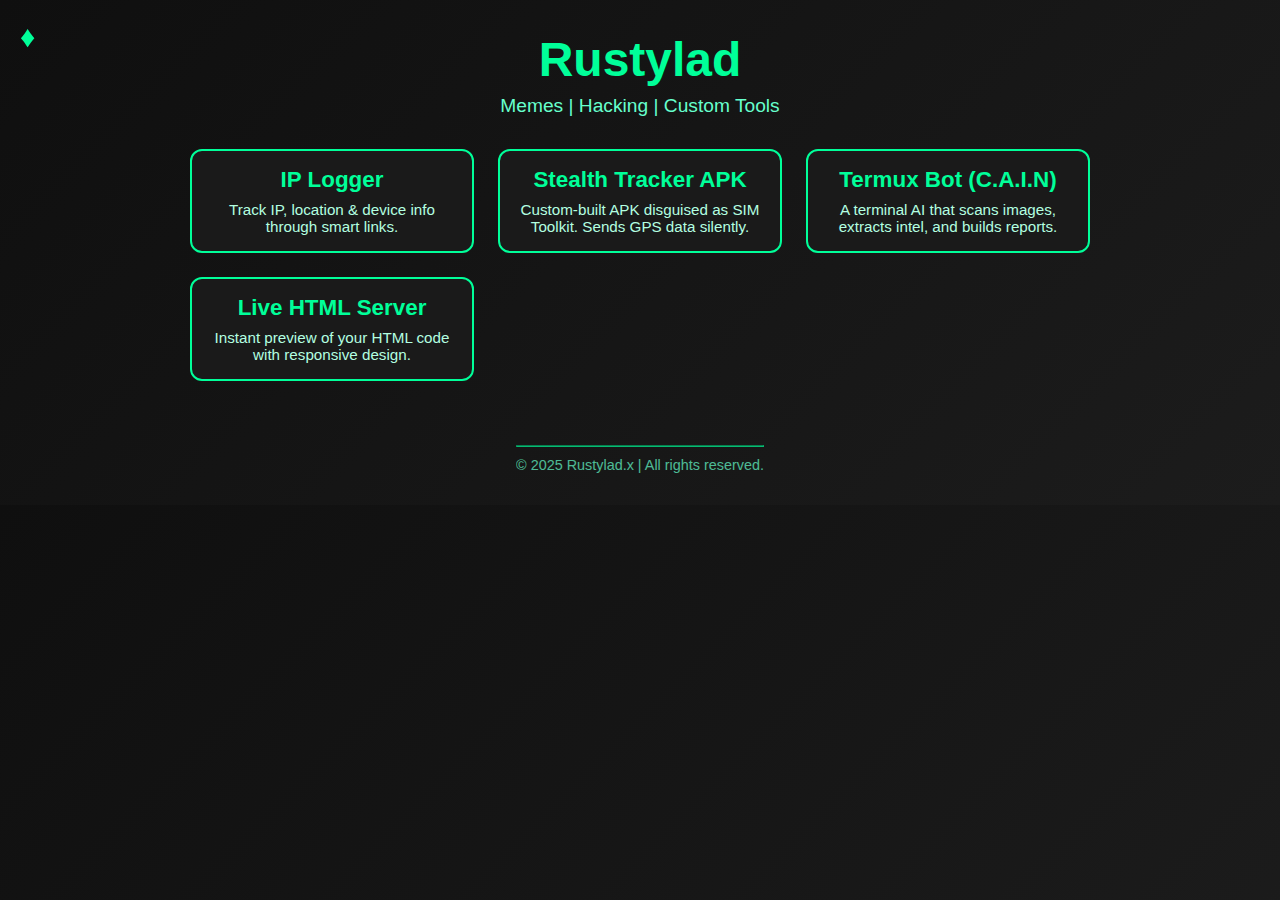
<file: index.html>
<!DOCTYPE html>
<html lang="en">
<head>
  <meta charset="UTF-8" />
  <meta name="viewport" content="width=device-width, initial-scale=1.0"/>
<title>Rustylad.x</title>
  <link rel="icon" href="favicon.ico" type="image/x-icon">
  <style>
    * {
      margin: 0;
      padding: 0;
      box-sizing: border-box;
    }
    body {
      font-family: 'Segoe UI', Tahoma, Geneva, Verdana, sans-serif;
      background: linear-gradient(135deg, #0f0f0f, #1c1c1c);
      color: #00ff99;
      display: flex;
      flex-direction: column;
      align-items: center;
      padding: 2rem;
      user-select: none;
    }
    header {
      text-align: center;
      margin-bottom: 2rem;
      animation: fadeIn 2s ease-out;
    }
    header h1 {
      font-size: 3rem;
    }
    header p {
      margin-top: 0.5rem;
      font-size: 1.2rem;
      color: #66ffcc;
    }
    .tools {
      display: grid;
      grid-template-columns: repeat(auto-fit, minmax(250px, 1fr));
      gap: 1.5rem;
      width: 100%;
      max-width: 900px;
    }
    .tool-card {
      background-color: #1a1a1a;
      padding: 1rem;
      border: 2px solid #00ff99;
      border-radius: 12px;
      text-align: center;
      transition: transform 0.3s, box-shadow 0.3s;
    }
    .tool-card:hover {
      transform: scale(1.05);
      box-shadow: 0 0 20px #00ff99;
    }
    .tool-card h2 {
      font-size: 1.4rem;
      margin-bottom: 0.5rem;
    }
    .tool-card p {
      font-size: 0.95rem;
      color: #b3ffe0;
    }
    @keyframes fadeIn {
      from { opacity: 0; transform: translateY(-20px); }
      to { opacity: 1; transform: translateY(0); }
    }

    /* Sidebar Menu */
    .sidebar {
      position: fixed;
      top: 0;
      left: -250px;
      width: 250px;
      height: 100%;
      background-color: #111;
      border-right: 2px solid #00ff99;
      transition: 0.3s;
      padding-top: 60px;
      z-index: 1000;
    }
    .sidebar a {
      padding: 15px 25px;
      text-decoration: none;
      font-size: 18px;
      color: #66ffcc;
      display: block;
      transition: 0.2s;
    }
    .sidebar a:hover {
      background-color: #1a1a1a;
      color: #00ff99;
    }
    .openbtn {
      position: fixed;
      top: 20px;
      left: 20px;
      font-size: 30px;
      background-color: transparent;
      color: #00ff99;
      border: none;
      cursor: pointer;
      z-index: 1100;
    }
    .openbtn:focus {
      outline: none;
    }

    @media (max-width: 600px) {
      header h1 {
        font-size: 2rem;
      }
      .tool-card h2 {
        font-size: 1.2rem;
      }
    }
  </style>
  <script>
    // Copy Protection
    document.addEventListener('contextmenu', e => e.preventDefault());
    document.addEventListener('keydown', e => {
      if (e.ctrlKey && (e.key === 'u' || e.key === 'c' || e.key === 's')) {
        e.preventDefault();
      }
    });

    // Sidebar toggle
    function toggleSidebar() {
      const sidebar = document.getElementById("mySidebar");
      if (sidebar.style.left === "0px") {
        sidebar.style.left = "-250px";
      } else {
        sidebar.style.left = "0px";
      }
    }
  </script>
</head>
<body>

  <!-- Menu Button -->
  <button class="openbtn" onclick="toggleSidebar()">♦</button>

  <!-- Sidebar Menu -->
  <div id="mySidebar" class="sidebar">
    <a href="#">Home</a>
    <a href="projects.html">Projects</a>
    <a href="about.html">About</a>
    <a href="contact.html">Contact</a>
  </div>

  <header>
    <h1> Rustylad </h1>
    <p>Memes | Hacking | Custom Tools</p>
  </header>

  <section class="tools">
    <div class="tool-card">
      <h2>IP Logger</h2>
      <p>Track IP, location & device info through smart links.</p>
    </div>
    <div class="tool-card">
      <h2>Stealth Tracker APK</h2>
      <p>Custom-built APK disguised as SIM Toolkit. Sends GPS data silently.</p>
    </div>
    <div class="tool-card">
      <h2>Termux Bot (C.A.I.N)</h2>
      <p>A terminal AI that scans images, extracts intel, and builds reports.</p>
    </div>
    <div class="tool-card">
      <h2>Live HTML Server</h2>
      <p>Instant preview of your HTML code with responsive design.</p>
    </div>
  </section>
<footer style="margin-top: 4rem; text-align: center; color: #66ffcc; font-size: 0.9rem; opacity: 0.7;">
    <hr style="border-color: #00ff99; margin-bottom: 10px;">
    <p>&copy; 2025 Rustylad.x | All rights reserved.</p>
  </footer>
</body>
</html>
</file>
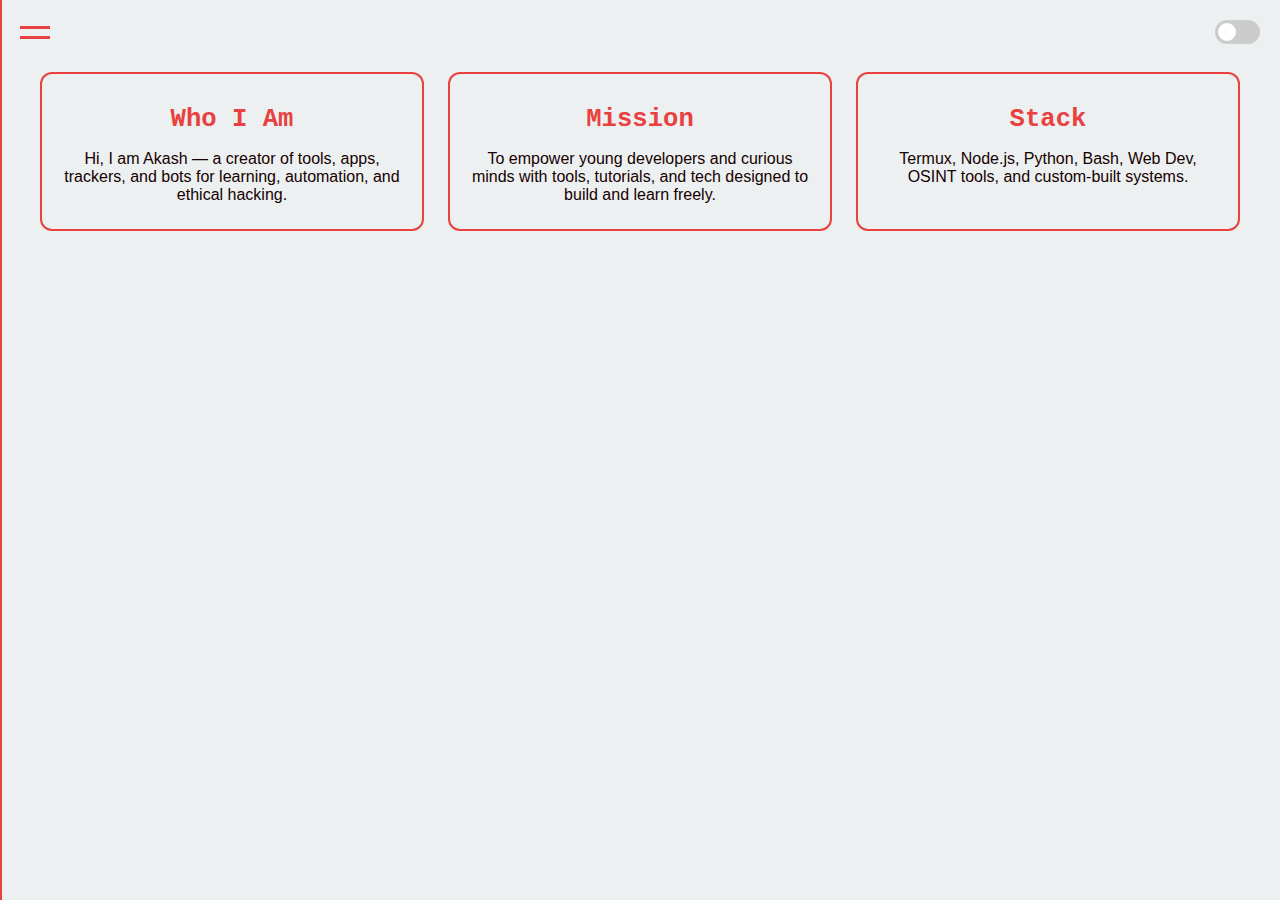
<file: about.html>
<!DOCTYPE html>
<html lang="en">
<head>
  <meta charset="UTF-8" />
  <meta name="viewport" content="width=device-width, initial-scale=1.0"/>
  <title>About | Rustylad</title>
  <link rel="icon" href="favicon.ico" />
  <link rel="stylesheet" href="style.css" />
</head>
<body>

 <!-- Menu Icon -->
<div class="menu-icon" onclick="toggleSidebar(this)">
  <div class="menu-line"></div>
  <div class="menu-line"></div>
</div>
<a href="index.html" id="xiper-text">i p e r</a>


  <!-- Dark Mode Toggle -->
  <div class="theme-toggle-wrapper">
    <label class="switch">
  <input type="checkbox" id="themeToggle">
  <span class="slider"></span>
    </label>
  </div>

  <!-- Sidebar -->
  <div id="mySidebar" class="sidebar">
    <a href="index.html">Home</a>
    <a href="projects.html">Projects</a>
    <a href="about.html">About</a>
    <a href="contact.html">Contact</a>
  </div>

  <!-- Overlay -->
  <div id="overlay" class="overlay" onclick="closeSidebar()"></div>

  <!-- Header -->
  <header>     
      
      
      
  </header>

  <!-- About Content -->
  <section class="tools">
    <div class="tool-card">
      <h2>Who I Am</h2>
      <p> Hi, I am Akash — a creator of tools, apps, trackers, and bots for learning, automation, and ethical hacking.</p>
    </div>
    <div class="tool-card">
      <h2>Mission</h2>
      <p>To empower young developers and curious minds with tools, tutorials, and tech designed to build and learn freely.</p>
    </div>
    <div class="tool-card">
      <h2>Stack</h2>
      <p>Termux, Node.js, Python, Bash, Web Dev, OSINT tools, and custom-built systems.</p>
    </div>
  </section>

  <!-- Script -->
  <script>
  const themeToggle = document.getElementById("themeToggle");
  const sidebar = document.getElementById("mySidebar");
  const overlay = document.getElementById("overlay");
  const menuIcon = document.querySelector(".menu-icon");

  // Load theme on page load
  document.addEventListener("DOMContentLoaded", () => {
    const savedTheme = localStorage.getItem("theme");
    if (savedTheme === "dark") {
      document.body.classList.add("dark-mode");
      if (themeToggle) themeToggle.checked = true;
    }

    // Disable right-click and copy
    document.addEventListener("contextmenu", e => e.preventDefault());
    document.addEventListener("copy", e => e.preventDefault());
    document.addEventListener("selectstart", e => e.preventDefault());
  });

  // Toggle theme and save preference
  if (themeToggle) {
    themeToggle.addEventListener("change", () => {
      if (themeToggle.checked) {
        document.body.classList.add("dark-mode");
        localStorage.setItem("theme", "dark");
      } else {
        document.body.classList.remove("dark-mode");
        localStorage.setItem("theme", "light");
      }
    });
  }

  // Sidebar controls
  function toggleSidebar(icon) {
    const isOpen = sidebar.style.left === "0px";
    sidebar.style.left = isOpen ? "-50%" : "0px";
    overlay.classList.toggle("active", !isOpen);
    icon.classList.toggle("open", !isOpen);
  }

  function closeSidebar() {
    sidebar.style.left = "-50%";
    overlay.classList.remove("active");
    if (menuIcon) menuIcon.classList.remove("open");
  }
  </script>
  
</body>
  </html>
</file>
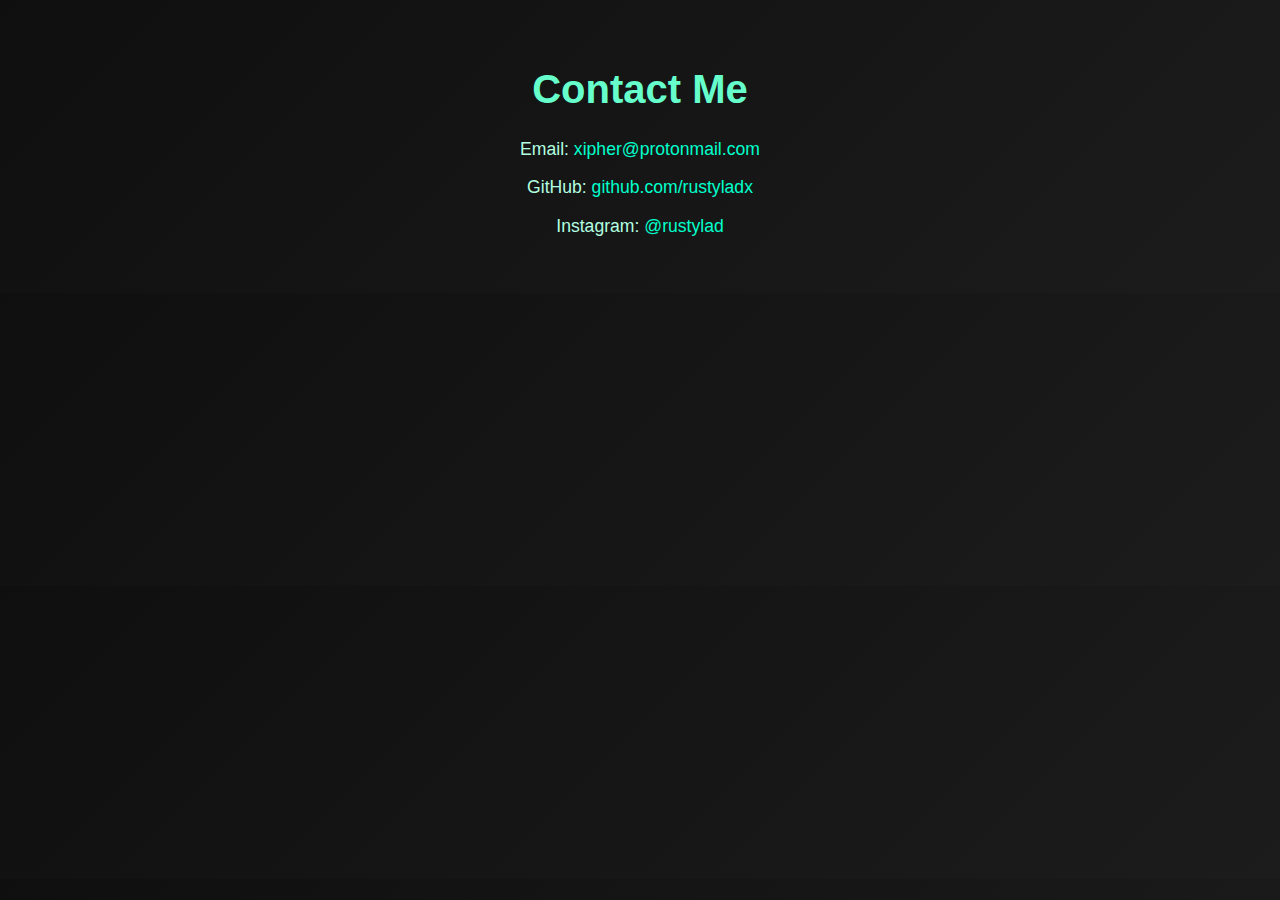
<file: contact.html>
<!DOCTYPE html>
<html lang="en">
<head>
  <meta charset="UTF-8" />
  <meta name="viewport" content="width=device-width, initial-scale=1.0"/>
  <title>Contact - Rustylad</title>
  <link rel="icon" href="favicon.ico" type="image/x-icon">
  <style>
    body {
      background: linear-gradient(135deg, #0f0f0f, #1c1c1c);
      color: #00ff99;
      font-family: 'Segoe UI', Tahoma, Geneva, Verdana, sans-serif;
      padding: 2rem;
      text-align: center;
    }
    h1 {
      font-size: 2.5rem;
      color: #66ffcc;
    }
    p {
      font-size: 1.1rem;
      color: #b3ffe0;
      margin-bottom: 1rem;
    }
    a {
      color: #00ffcc;
      text-decoration: none;
    }
    a:hover {
      text-decoration: underline;
    }
  </style>
</head>
<body>
  <h1>Contact Me</h1>
  <p>Email: <a href="mailto:xipher@protonmail.com">xipher@protonmail.com</a></p>
  <p>GitHub: <a href="https://github.com/rustyladx" target="_blank">github.com/rustyladx</a></p>
  <p>Instagram: <a href="https://instagram.com/rustylad" target="_blank">@rustylad</a></p>
</body>
</html>
</file>
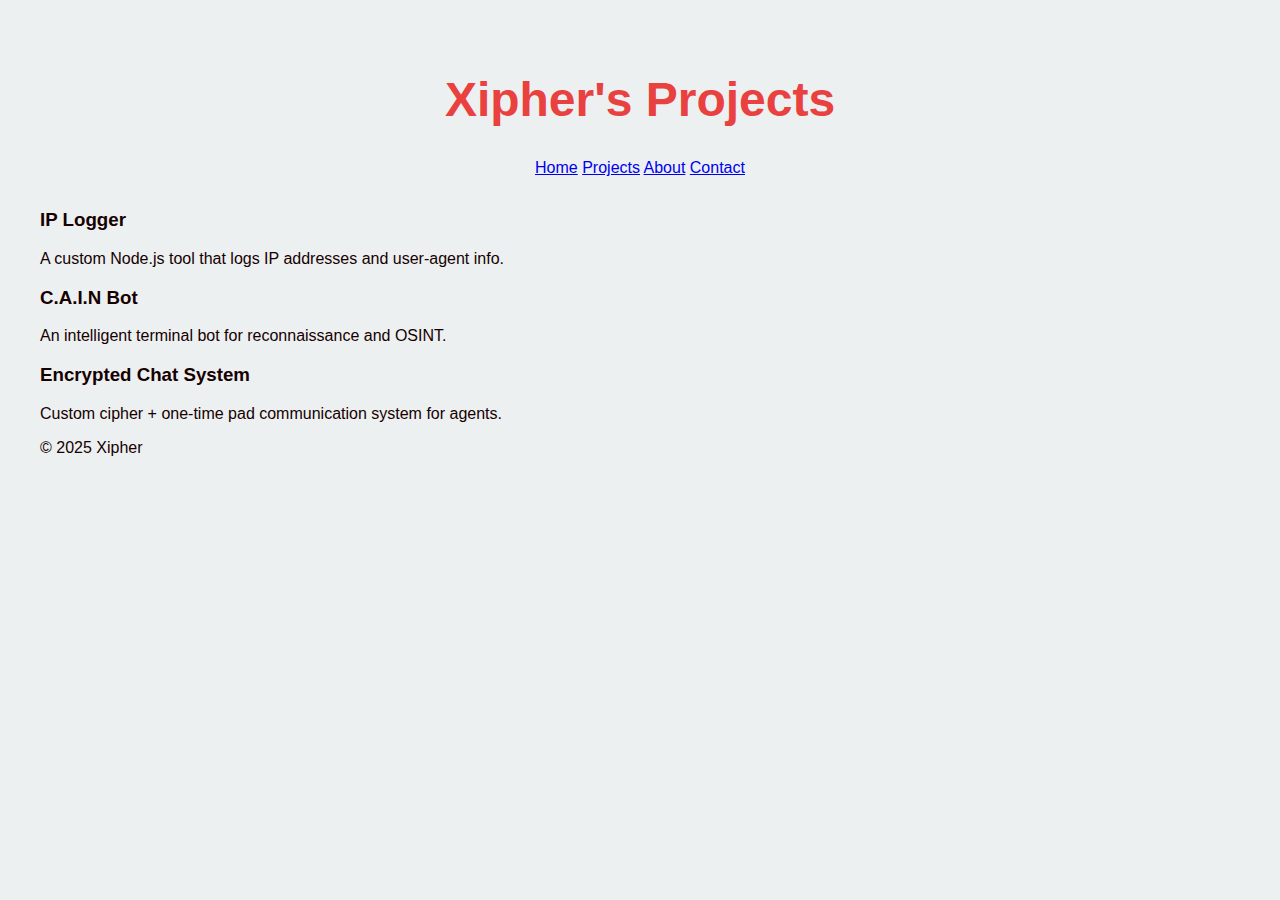
<file: projects.html>
<!DOCTYPE html>
<html lang="en">
<head>
  <meta charset="UTF-8">
  <title>Projects - Xipher</title>
  <link rel="stylesheet" href="style.css">
</head>
<body>
  <header>
    <h1>Xipher's Projects</h1>
    <nav>
      <a href="index.html">Home</a>
      <a href="projects.html">Projects</a>
      <a href="about.html">About</a>
      <a href="contact.html">Contact</a>
    </nav>
  </header>

  <main>
    <section class="projects">
      <div class="project-card">
        <h3>IP Logger</h3>
        <p>A custom Node.js tool that logs IP addresses and user-agent info.</p>
      </div>
      <div class="project-card">
        <h3>C.A.I.N Bot</h3>
        <p>An intelligent terminal bot for reconnaissance and OSINT.</p>
      </div>
      <div class="project-card">
        <h3>Encrypted Chat System</h3>
        <p>Custom cipher + one-time pad communication system for agents.</p>
      </div>
    </section>
  </main>

  <footer>
    <p>&copy; 2025 Xipher</p>
  </footer>
</body>
</html>
</file>
<file: style.css>
:root {
      --primary-color: #e94040;
      --secondary-color: #170000;
      --background-color: #ecf0f1;
      --text-color: #170000;
      --highlight-color: #dc2e2e;
      --font-family: 'Montserrat', sans-serif;
      --text-color2: #e8e8e8;
    }

    body {
      font-family: var(--font-family);
      background: var(--background-color);
      color: var(--text-color);
      overflow-x: hidden;
      padding: 2rem;
      transition: background 0.3s, color 0.3s;
    }

    body.dark-mode {
      background: #0e0101;
      color: var(--text-color2);
    }

    /* Blur overlay */
    #overlay {
      position: fixed;
      top: 0;
      left: 0;
      width: 100%;
      height: 100%;
      backdrop-filter: blur(5px);
      background: rgba(0, 0, 0, 0.2);
      z-index: 900;
      opacity: 0;
      pointer-events: none;
      transition: opacity 0.3s ease;
    }

    #overlay.active {
      opacity: 1;
      pointer-events: auto;
    }

    /* Sidebar styles */
    .sidebar {
      position: fixed;
      top: 0;
      left: -50%;
      width: 50%;
      height: 100%;
      background-color: var(--background-color); /* matches theme */
      border-right: 2px solid var(--primary-color);
      transition: left 0.4s ease;
      padding-top: 60px;
      z-index: 1000;
    }

    body.dark-mode .sidebar {
      background-color: #0c0c0c;
      border-color: var(--highlight-color);
    }

    .sidebar a {
      padding: 15px 25px;
      text-decoration: none;
      font-size: 18px;
      color: var(--primary-color);
      display: block;
      transition: 0.2s;
    }

    body.dark-mode .sidebar a {
      color: var(--text-color2);
    }

    .sidebar a:hover {
      background-color: var(--highlight-color);
      color: var(--background-color);
    }

    body.dark-mode .sidebar a:hover {
      background-color: var(--primary-color);
      color: #000;
    }

    .theme-toggle-wrapper {
      position: fixed;
      top: 20px;
      right: 20px;
      z-index: 1100;
    }

    .switch {
      position: relative;
      display: inline-block;
      width: 45px;
      height: 24px;
    }

    .switch input {
      opacity: 0;
      width: 0;
      height: 0;
    }

    .slider {
      position: absolute;
      cursor: pointer;
      top: 0;
      left: 0;
      right: 0;
      bottom: 0;
      background-color: #ccc;
      transition: 0.4s;
      border-radius: 34px;
    }

    .slider:before {
      position: absolute;
      content: "";
      height: 18px;
      width: 18px;
      left: 3px;
      bottom: 3px;
      background-color: white;
      transition: 0.4s;
      border-radius: 50%;
    }

    input:checked + .slider {
      background-color: var(--primary-color);
    }

    input:checked + .slider:before {
      transform: translateX(21px);
    }

    .menu-icon {
      position: fixed;
      top: 20px;
      left: 20px;
      width: 30px;
      height: 25px;
      z-index: 1100;
      cursor: pointer;
    }

    .menu-line {
      width: 100%;
      height: 3px;
      background-color: var(--primary-color);
      position: absolute;
      left: 0;
      transition: 0.4s;
    }

    .menu-line:first-child {
      top: 6px;
    }

    .menu-line:last-child {
      top: 16px;
    }

    .menu-icon.open .menu-line:first-child {
      transform: rotate(45deg);
      top: 11px;
    }

    .menu-icon.open .menu-line:last-child {
      transform: rotate(-45deg);
      top: 11px;
    }

    header {
      text-align: center;
      margin-bottom: 2rem;
      animation: fadeIn 2s ease-out;
    }

    header h1 {
      font-family: "montserrat", sans-serif;
      font-weight: 900;
      font-size: 3rem;
      color: var(--primary-color);
      animation: glowZoom 3s ease-in-out infinite;
    }

    #typed-text {
      display: inline;
      text-align: center;
      margin-top: 0.1rem;
      font-size: 1rem;
      color: var(--text-color);
    }

    body.dark-mode #typed-text {
      color: var(--text-color2);
    }

    .tools {
      display: grid;
      grid-template-columns: repeat(auto-fit, minmax(250px, 1fr));
      gap: 1.5rem;
      max-width: 1200px;
      margin: auto;
    }

    .tool-card {
      background-color: var(--background-color);
      padding: 0.6rem 1rem;
      border: 2px solid var(--primary-color);
      border-radius: 12px;
      text-align: center;
      transition: transform 0.3s, box-shadow 0.3s;
    }

    body.dark-mode .tool-card {
      background-color: #170000;
      border: 2px solid var(--primary-color);
    }

    .tool-card:hover {
      transform: scale(1.05);
      box-shadow: 0 0 20px var(--highlight-color);
    }

    .tool-card h2 {
      font-family: 'Courier New', Courier, monospace;
      font-size: 1.6rem;
      margin-bottom: 0.5rem;
      color: var(--primary-color);
    }

    .tool-card p {
      font-size: 1rem;
      color: var(--text-color);
    }

    body.dark-mode .tool-card p {
      color: var(--text-color2);
    }

    @keyframes fadeIn {
      from {
        opacity: 0;
        transform: translateY(-20px);
      }
      to {
        opacity: 1;
        transform: translateY(0);
      }
    }

    @keyframes glowZoom {
      0% {
        transform: scale(0.95);
        text-shadow: 0 0 5px var(--primary-color);
      }
      50% {
        transform: scale(1);
        text-shadow: 0 0 20px var(--highlight-color);
      }
      100% {
        transform: scale(0.95);
        text-shadow: 0 0 5px var(--primary-color);
      }
    }
#xiper-text {
  position: fixed;
  top: 20px;
  left: 55px;
  font-size: 1.7rem;
  color: var(--primary-color);
  font-family: var(--font-family);
  text-decoration: none;
  opacity: 0;
  transition: opacity 0.4s, transform 0.4s;
  z-index: 1100;
  pointer-events: none;
}

.menu-icon.open + #xiper-text {
  opacity: 1;
  pointer-events: auto;
  transform: translateX(4px);
}
     }
</file>
